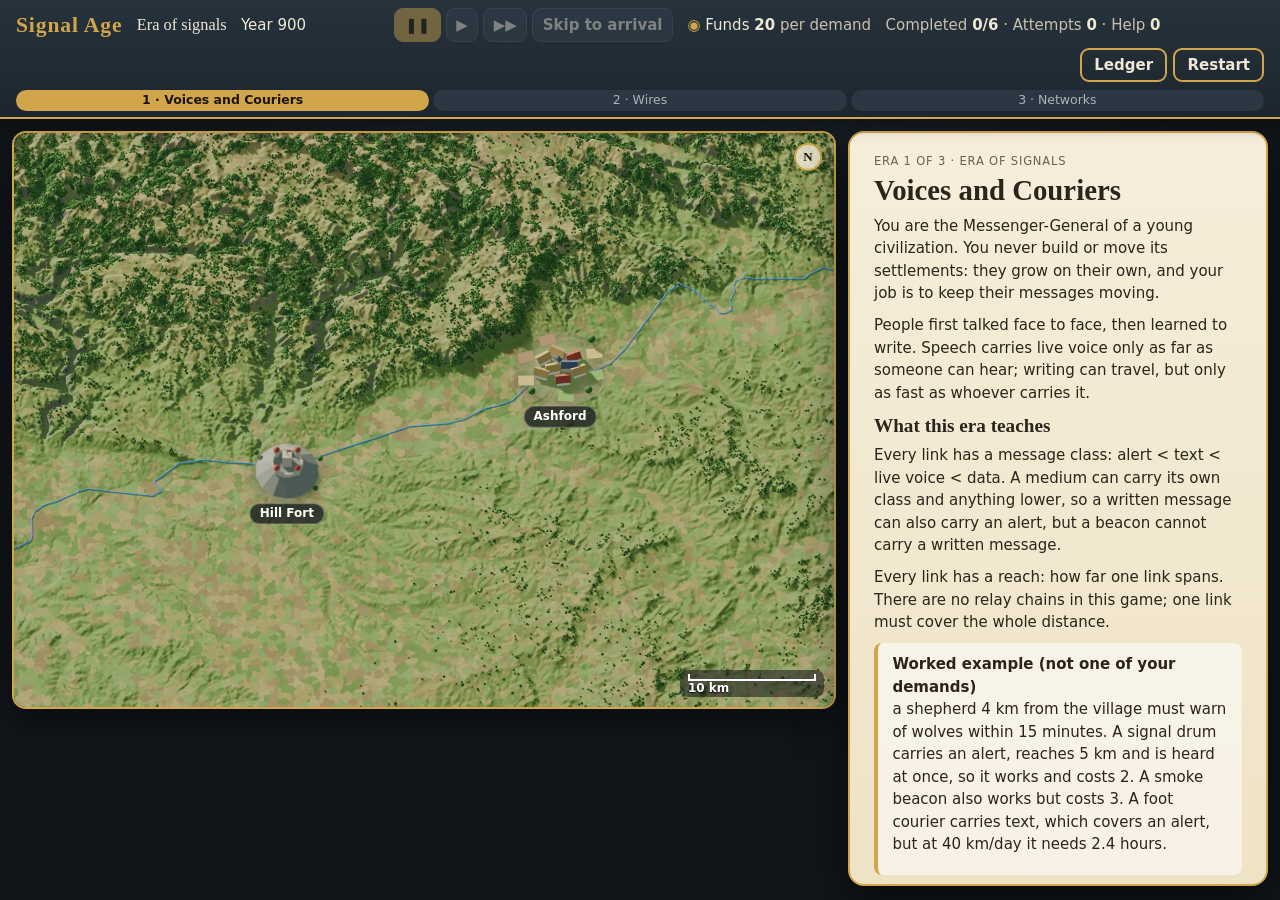
<file: index.html>
<!doctype html>
<html lang="en">
  <head>
    <meta charset="utf-8" />
    <meta name="viewport" content="width=device-width, initial-scale=1" />
    <link rel="icon" href="data:," />
    <title>Signal Age</title>
    <meta name="description" content="Build the communications of a growing civilization on real terrain, from smoke signals to near-gigabit wireless." />
    <link rel="stylesheet" href="style.css" />
    <link rel="preload" as="image" href="assets/maps/l1-r1.webp" />
    <script type="module" src="main.js"></script>
  </head>
  <body data-era="1">
    <a class="skip-link" href="#app">Skip to the game</a>
    <header class="hud" id="hud" aria-label="Game status">
      <p class="brand">Signal Age</p>
    </header>
    <main id="app" tabindex="-1">
      <p class="loading">Loading the civilization…</p>
      <noscript><p>Signal Age needs JavaScript. Serve the folder with <code>python3 -m http.server 8000 --bind 127.0.0.1</code> and open http://127.0.0.1:8000.</p></noscript>
    </main>
    <div id="announcer" class="visually-hidden" role="status" aria-live="polite" aria-atomic="true"></div>
    <dialog id="restart-dialog" aria-labelledby="restart-title" aria-describedby="restart-desc">
      <h2 id="restart-title">Restart the game?</h2>
      <p id="restart-desc">This clears every build, completed demand, attempt and use of help, and returns to the first briefing.</p>
      <div class="actions">
        <button type="button" id="restart-confirm" data-testid="restart-confirm">Restart</button>
        <button type="button" id="restart-cancel" class="secondary" data-testid="restart-cancel">Cancel</button>
      </div>
    </dialog>
    <dialog id="ledger-dialog" class="ledger" aria-labelledby="ledger-title">
      <div class="ledger-head">
        <h2 id="ledger-title">Technology ledger</h2>
        <button type="button" id="ledger-close" class="secondary" data-testid="ledger-close">Close</button>
      </div>
      <div id="ledger-body"></div>
    </dialog>
  </body>
</html>
</file>
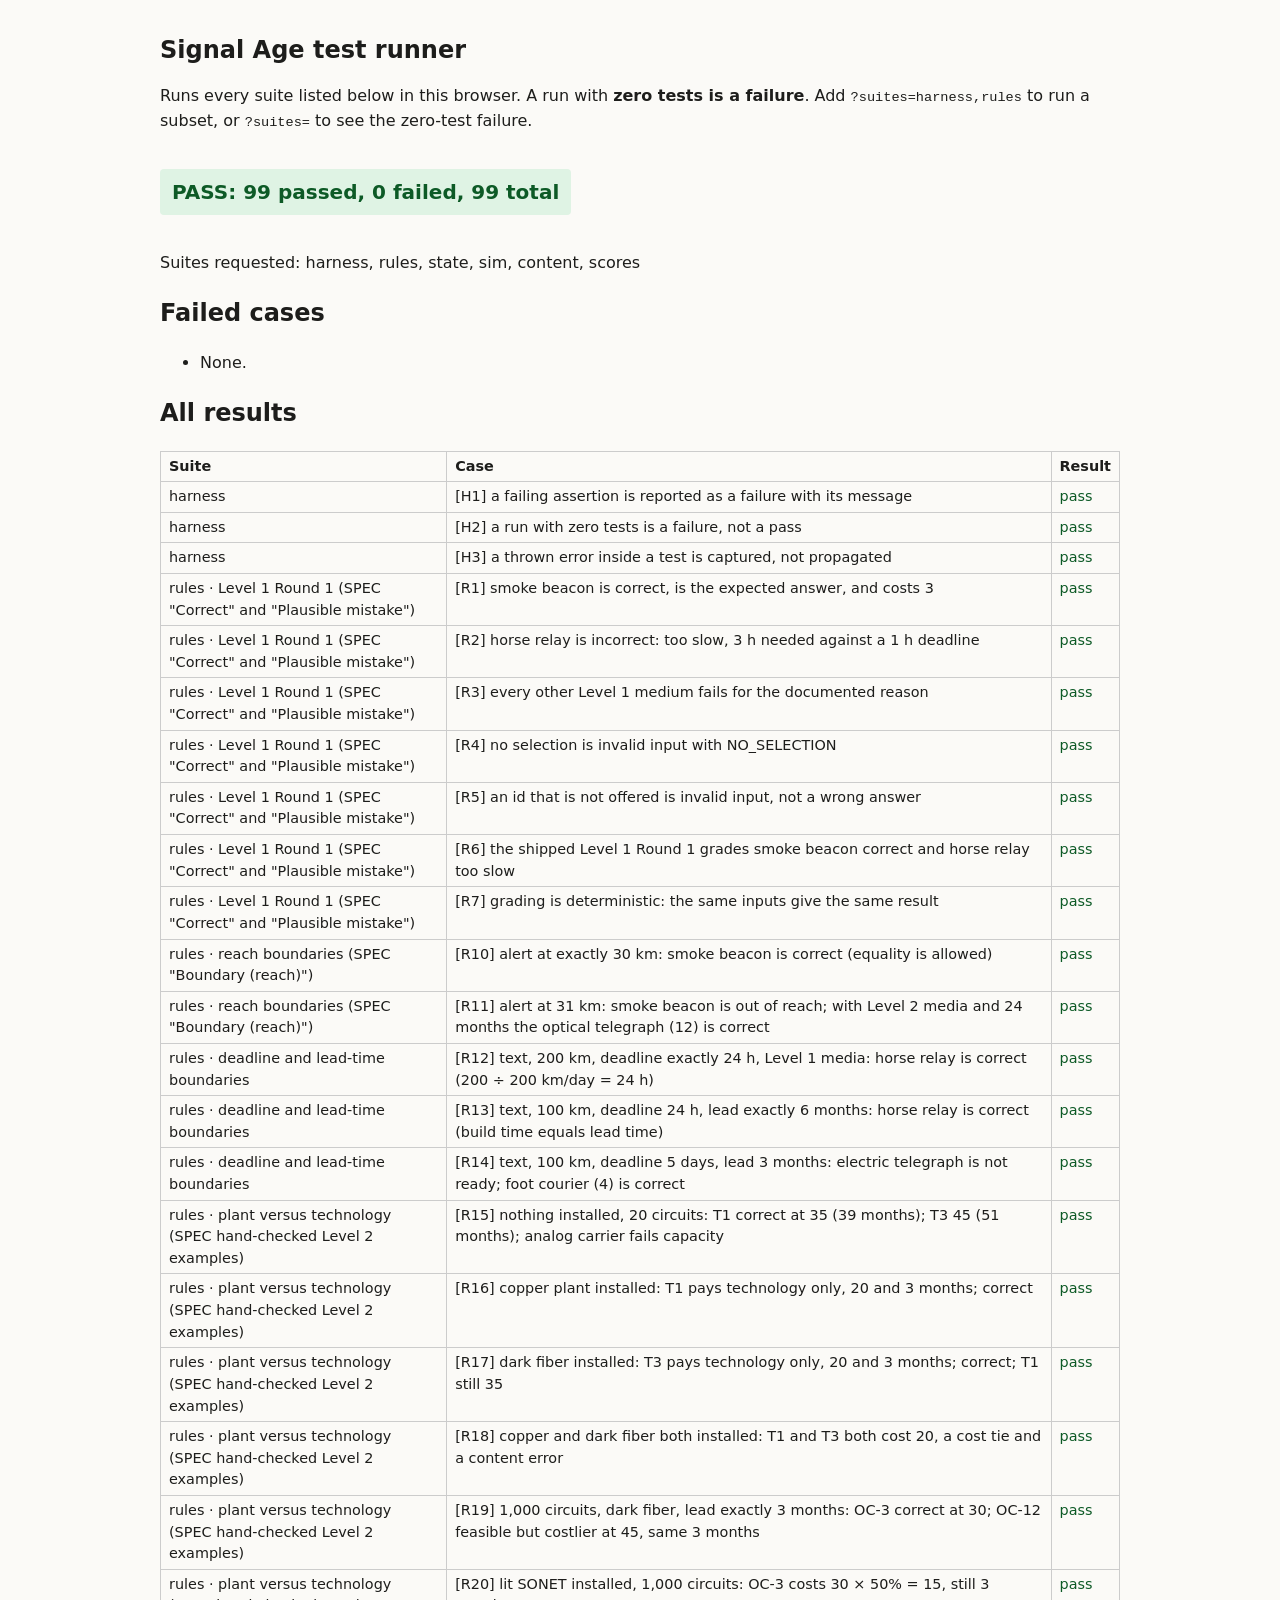
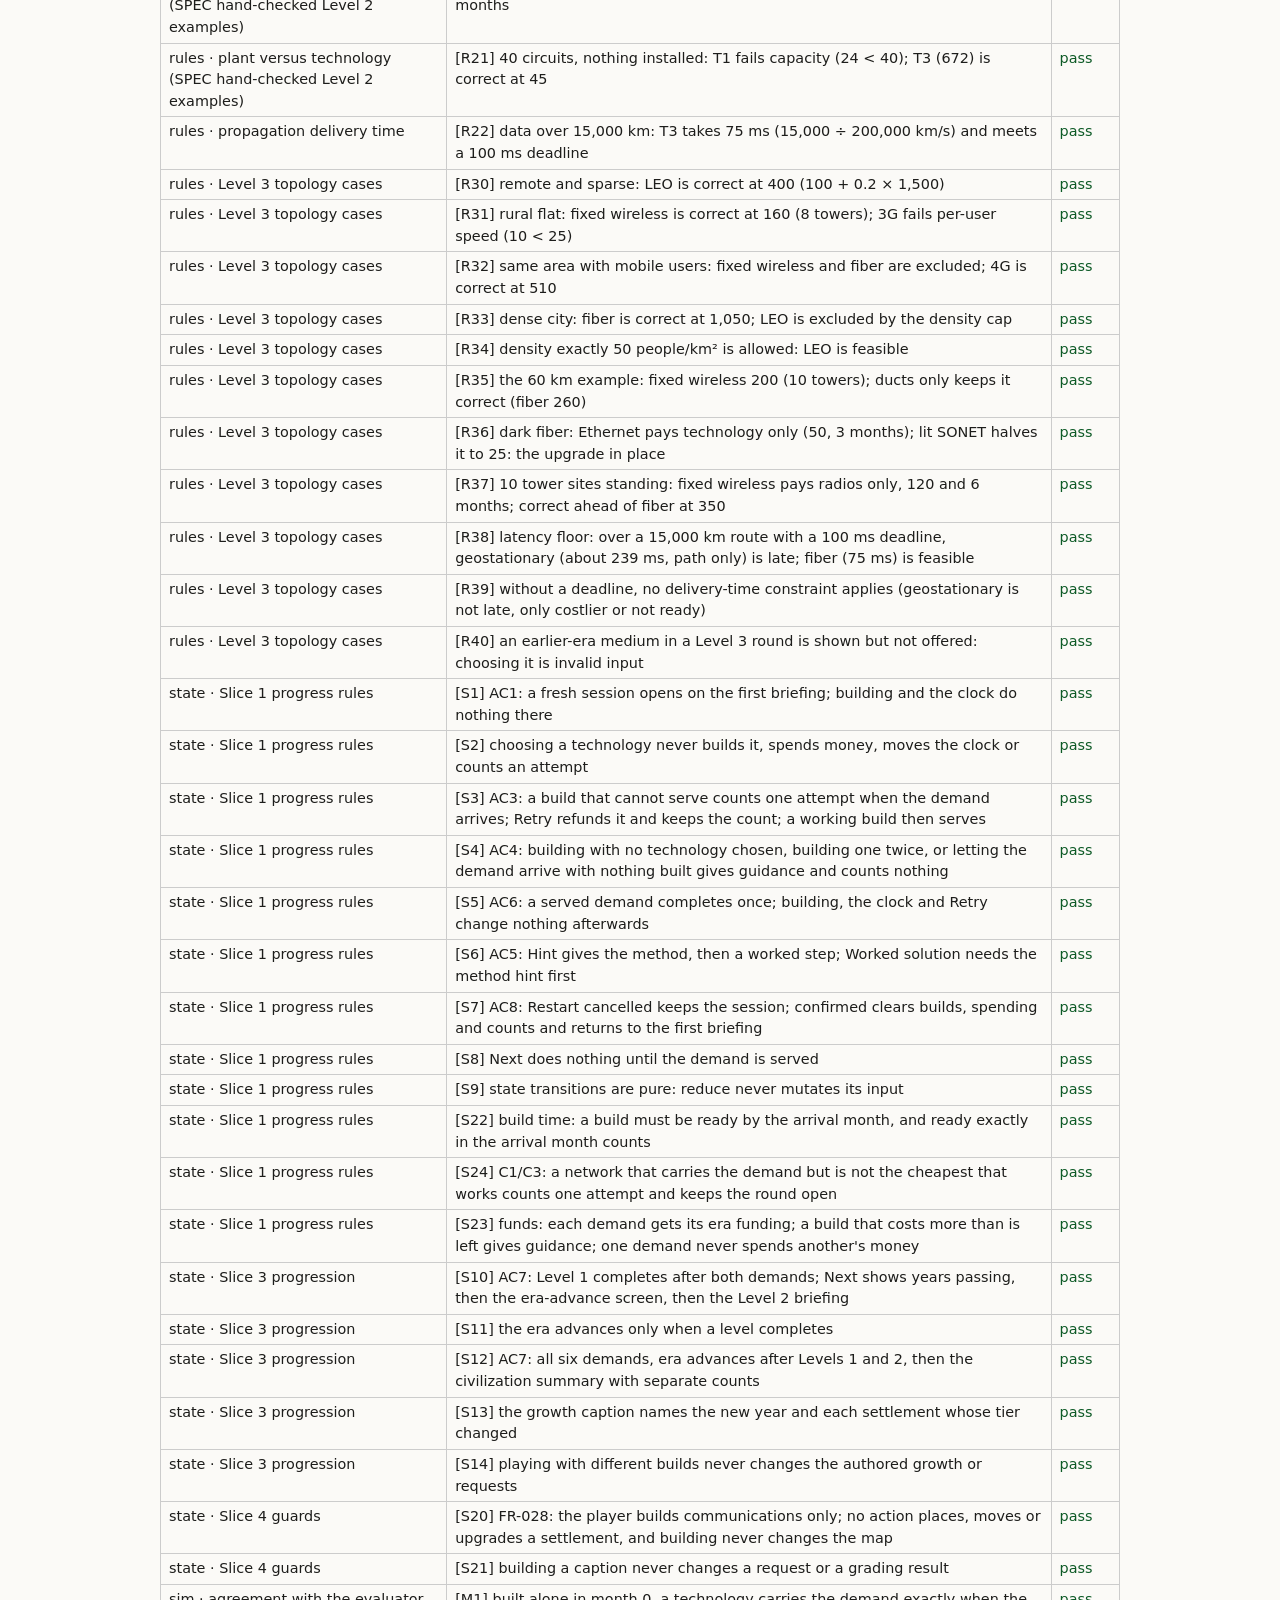
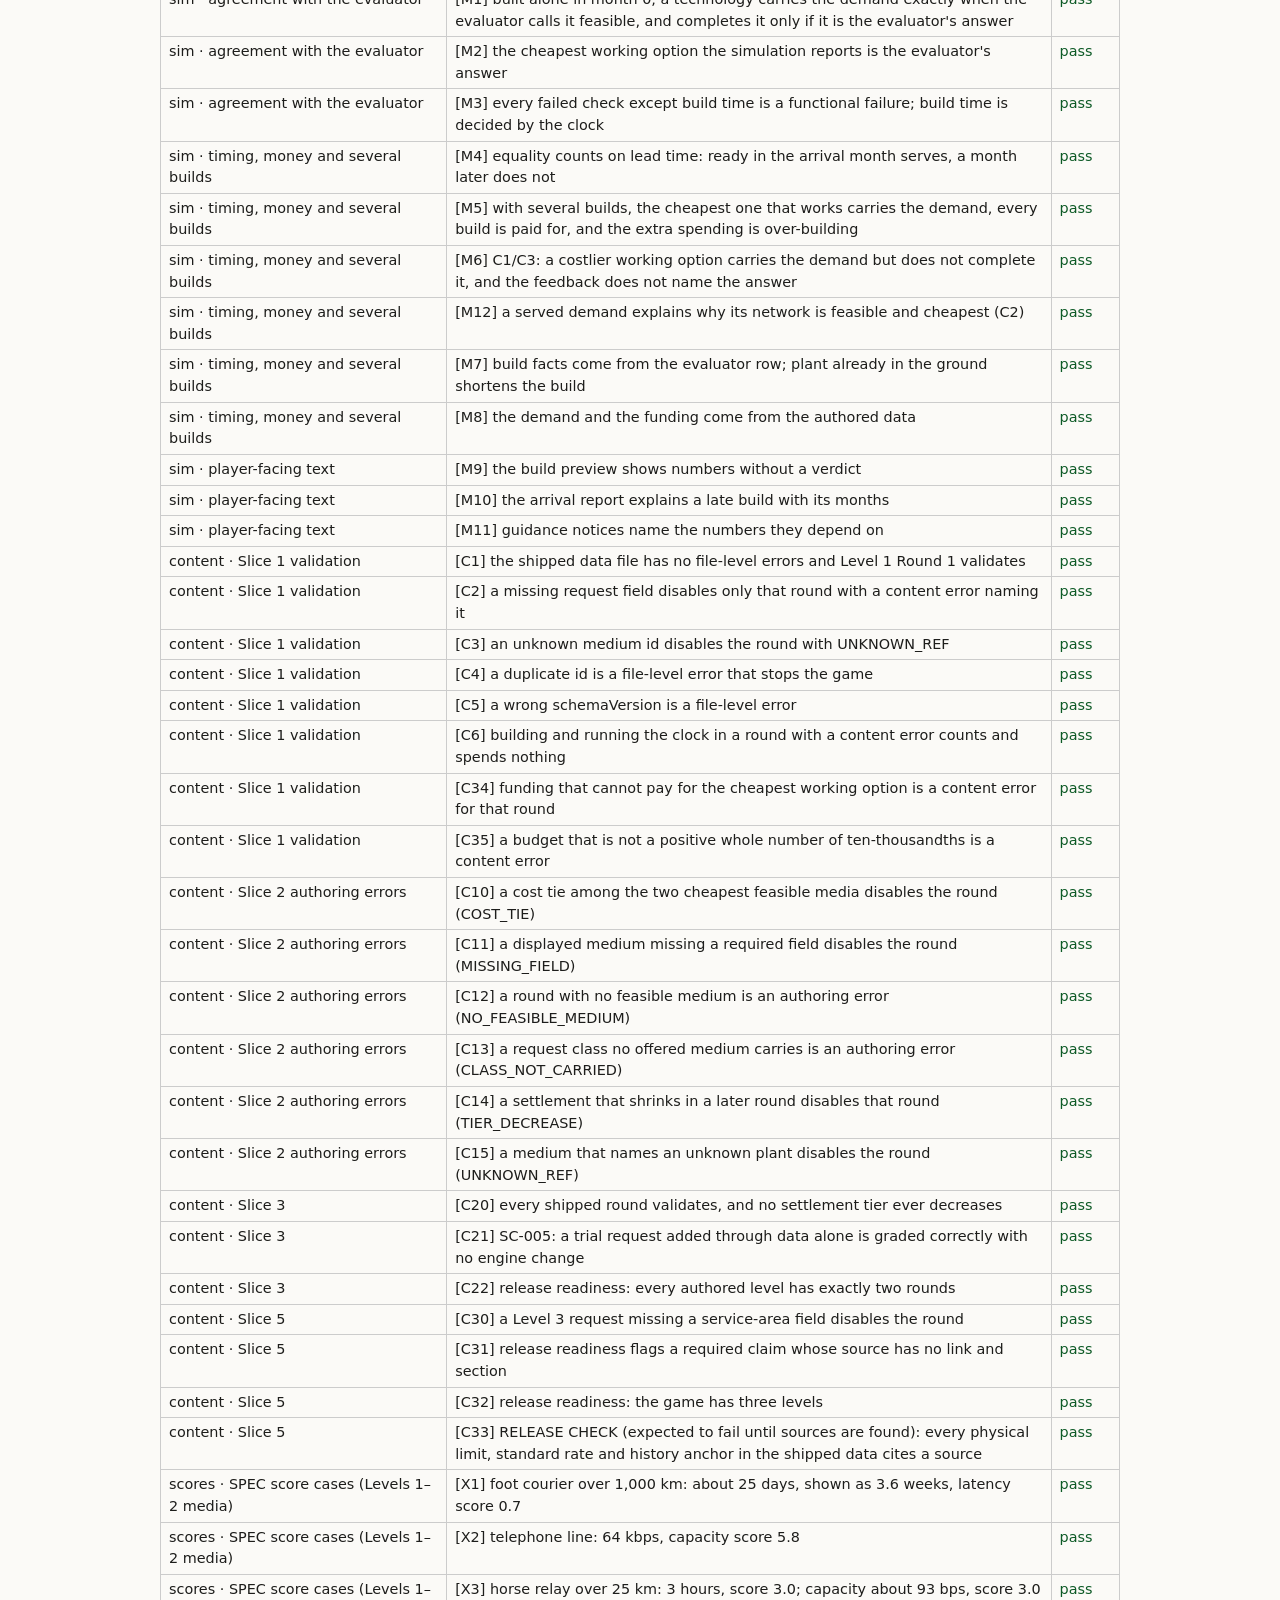
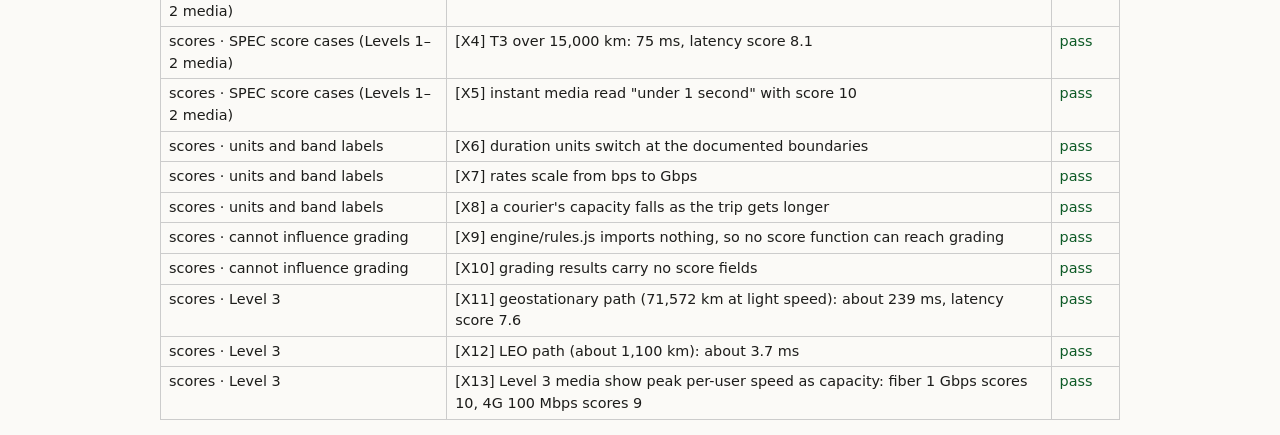
<file: tests/index.html>
<!doctype html>
<html lang="en">
  <head>
    <meta charset="utf-8" />
    <meta name="viewport" content="width=device-width, initial-scale=1" />
    <link rel="icon" href="data:," />
    <title>Signal Age tests</title>
    <style>
      body { font: 16px/1.5 system-ui, sans-serif; margin: 0 auto; max-width: 60rem; padding: 1rem; color: #1d1d1b; background: #fbfaf7; }
      h1 { font-size: 1.5rem; }
      .status { font-size: 1.25rem; font-weight: 700; padding: 0.5rem 0.75rem; border-radius: 0.25rem; display: inline-block; }
      .status.pass { background: #dff3e4; color: #0d5a26; }
      .status.fail { background: #fbe3e1; color: #8a1c12; }
      .status.running { background: #eee; }
      table { border-collapse: collapse; width: 100%; margin-top: 1rem; font-size: 0.9rem; }
      th, td { border: 1px solid #ccc; padding: 0.25rem 0.5rem; text-align: left; vertical-align: top; }
      td.ok { color: #0d5a26; }
      td.bad { color: #8a1c12; font-weight: 700; }
      code { font-size: 0.85rem; }
    </style>
  </head>
  <body data-status="running">
    <main>
      <h1>Signal Age test runner</h1>
      <p>Runs every suite listed below in this browser. A run with <strong>zero tests is a failure</strong>.
        Add <code>?suites=harness,rules</code> to run a subset, or <code>?suites=</code> to see the zero-test failure.</p>
      <p id="status" class="status running" role="status" aria-live="polite">Running…</p>
      <p id="totals"></p>
      <h2>Failed cases</h2>
      <ul id="failed"><li>None yet.</li></ul>
      <h2>All results</h2>
      <table>
        <thead><tr><th scope="col">Suite</th><th scope="col">Case</th><th scope="col">Result</th></tr></thead>
        <tbody id="results"></tbody>
      </table>
    </main>
    <script type="module">
      import { run, summarize } from './harness.js';

      // Explicit suite list: a static page cannot list a directory.
      const ALL_SUITES = ['harness', 'rules', 'state', 'sim', 'content', 'scores'];
      const params = new URLSearchParams(location.search);
      const chosen = params.has('suites')
        ? params.get('suites').split(',').map((s) => s.trim()).filter(Boolean)
        : ALL_SUITES;

      const loadFailures = [];
      for (const name of chosen) {
        try {
          await import(`./${name}.test.js`);
        } catch (error) {
          loadFailures.push({ suite: name, name: `[LOAD] ${name}.test.js could not be loaded`, ok: false, error: String(error && error.message || error) });
        }
      }

      const summary = await run();
      const all = summarize([...loadFailures, ...summary.results]);

      const status = document.getElementById('status');
      status.className = `status ${all.status === 'PASS' ? 'pass' : 'fail'}`;
      status.textContent = all.zeroTests
        ? 'FAIL: zero tests discovered'
        : `${all.status}: ${all.passed} passed, ${all.failed} failed, ${all.total} total`;
      document.getElementById('totals').textContent = `Suites requested: ${chosen.length ? chosen.join(', ') : '(none)'}`;
      document.body.dataset.status = all.status;
      document.body.dataset.total = String(all.total);
      document.body.dataset.failed = String(all.failed);
      document.title = `${all.status} · Signal Age tests`;

      const failed = document.getElementById('failed');
      failed.replaceChildren(...(all.failures.length
        ? all.failures.map((f) => {
            const li = document.createElement('li');
            li.textContent = `${f.suite} › ${f.name}: ${f.error}`;
            return li;
          })
        : [Object.assign(document.createElement('li'), { textContent: all.zeroTests ? 'No tests ran.' : 'None.' })]));

      const body = document.getElementById('results');
      body.replaceChildren(...all.results.map((r) => {
        const tr = document.createElement('tr');
        for (const [text, cls] of [[r.suite, ''], [r.name, ''], [r.ok ? 'pass' : `FAIL: ${r.error}`, r.ok ? 'ok' : 'bad']]) {
          const td = document.createElement('td');
          td.textContent = text;
          if (cls) td.className = cls;
          tr.append(td);
        }
        return tr;
      }));
      window.__testSummary = { status: all.status, total: all.total, passed: all.passed, failed: all.failed,
        failures: all.failures.map((f) => `${f.suite} › ${f.name}: ${f.error}`) };
    </script>
  </body>
</html>
</file>
<file: style.css>
/* Signal Age · game screen. One layout for every era; the accent shifts (brass, copper, signal blue). */

:root {
  --bg: #11161b;
  --hud: #1d262e;
  --hud-2: #26323c;
  --hud-ink: #efe8d6;
  --accent: #d1a64b;
  --accent-ink: #1b1405;
  --paper: #f6eedb;
  --paper-2: #efe3c6;
  --paper-line: #d8c69f;
  --ink: #2a241b;
  --muted: #6b6151;
  --ok: #2c8a45;
  --ok-bg: #e7f4e5;
  --bad: #b23a2b;
  --bad-bg: #fbe8e4;
  --focus: #2b7fff;
  --radius: 12px;
  --serif: 'Palatino Linotype', 'Book Antiqua', Palatino, Georgia, serif;
}
body[data-era='2'] { --accent: #d3874a; }
body[data-era='3'] { --accent: #5ec8f0; --accent-ink: #062030; }

*, *::before, *::after { box-sizing: border-box; }
html, body { margin: 0; }
body {
  font: 15px/1.5 system-ui, -apple-system, 'Segoe UI', sans-serif;
  color: var(--ink);
  background: radial-gradient(1200px 600px at 50% -10%, #23303a 0%, var(--bg) 60%) fixed, var(--bg);
  min-height: 100vh;
}
h1, h2, h3 { font-family: var(--serif); line-height: 1.2; margin: 0 0 0.45rem; }
h1 { font-size: 1.7rem; }
h2 { font-size: 1.2rem; }
h3 { font-size: 1.02rem; margin-top: 0.6rem; }
p { margin: 0 0 0.6rem; }
a { color: #8a5a12; }

:focus-visible { outline: 3px solid var(--focus); outline-offset: 2px; box-shadow: 0 0 0 5px rgb(255 255 255 / 0.65); }

.visually-hidden {
  position: absolute !important; width: 1px; height: 1px; margin: -1px; padding: 0; border: 0;
  overflow: hidden; clip: rect(0 0 0 0); white-space: nowrap;
}
.skip-link { position: absolute; left: 0.5rem; top: -3rem; background: var(--paper); color: var(--ink); padding: 0.5rem 0.75rem; border-radius: 8px; z-index: 50; }
.skip-link:focus { top: 0.5rem; }
.muted { color: var(--muted); }
.small { font-size: 0.86rem; }

button {
  font: inherit; font-weight: 700; cursor: pointer;
  padding: 0.45rem 0.95rem; min-height: 2.5rem; border-radius: 9px;
  border: 2px solid var(--accent); background: var(--accent); color: var(--accent-ink);
}
button.secondary { background: transparent; color: inherit; }
button:disabled { opacity: 0.45; cursor: not-allowed; }
.small-button { min-height: 2.1rem; padding: 0.2rem 0.7rem; font-size: 0.86rem; }

/* ---------- HUD ---------- */
.hud {
  position: sticky; top: 0; z-index: 20;
  display: flex; flex-wrap: wrap; align-items: center; gap: 0.35rem 0.9rem;
  padding: 0.5rem 1rem 0.4rem; color: var(--hud-ink);
  background: linear-gradient(180deg, var(--hud-2), var(--hud));
  border-bottom: 2px solid var(--accent);
  box-shadow: 0 4px 18px rgb(0 0 0 / 0.45);
}
.hud p { margin: 0; }
.brand { font-family: var(--serif); font-size: 1.35rem; font-weight: 700; letter-spacing: 0.04em; color: var(--accent); }
.hud-era { font-family: var(--serif); font-size: 1.02rem; }
.hud-clock { display: flex; flex-wrap: wrap; align-items: center; gap: 0.3rem; }
.hud-clock .date { font-variant-numeric: tabular-nums; margin-right: 0.35rem; min-width: 15ch; }
.clock-btn { background: #33424e; color: var(--hud-ink); border: 1px solid #4b5d6b; min-height: 2.15rem; padding: 0.15rem 0.6rem; }
.clock-btn[aria-pressed='true'] { background: var(--accent); color: var(--accent-ink); border-color: var(--accent); }
.clock-btn.skip { font-weight: 600; }
.hud-money .coin { color: var(--accent); }
.hud-money .muted, .hud-progress { color: #c9c1ad; }
.hud-progress strong { color: var(--hud-ink); }
.hud-actions { display: flex; gap: 0.4rem; margin-left: auto; }
.hud-actions button { color: var(--hud-ink); min-height: 2.15rem; padding: 0.15rem 0.75rem; }
.timeline { flex: 1 1 100%; display: flex; gap: 4px; list-style: none; margin: 0.15rem 0 0; padding: 0; font-size: 0.78rem; }
.timeline li { flex: 1; padding: 1px 8px; border-radius: 999px; background: #2b3843; color: #a9b3ba; text-align: center; }
.timeline li.done { background: #3c4a39; color: #cfe0c2; }
.timeline li.current { background: var(--accent); color: var(--accent-ink); font-weight: 700; }

/* ---------- layout ---------- */
main { display: block; max-width: 2000px; margin: 0 auto; padding: 12px; }
h1[tabindex='-1']:focus, h2[tabindex='-1']:focus, h3[tabindex='-1']:focus, p[tabindex='-1']:focus { outline: none; box-shadow: none; }
main:focus { outline: none; }
.loading { color: var(--hud-ink); }
:root { --hud-h: 88px; --fit-h: calc(100vh - var(--hud-h) - 26px); }
.game { display: grid; grid-template-columns: 214px minmax(0, 1fr) 372px; grid-template-areas: 'tools stage side'; gap: 12px; align-items: start; }
.stage-col { grid-area: stage; display: flex; flex-direction: column; gap: 10px; min-width: 0; }
.stage {
  position: relative; border-radius: 14px; overflow: hidden; background: #0e1a24; width: 100%;
  max-width: calc(var(--fit-h) * 10 / 7); margin: 0 auto;
  border: 2px solid var(--accent); box-shadow: 0 12px 34px rgb(0 0 0 / 0.5), inset 0 0 0 1px rgb(255 255 255 / 0.06);
}
.side { grid-area: side; display: flex; flex-direction: column; gap: 10px; position: sticky; top: calc(var(--hud-h) + 12px); max-height: var(--fit-h); overflow: auto; padding-right: 2px; }

/* ---------- the map ---------- */
.map-wrap { position: relative; width: 100%; aspect-ratio: 10 / 7; overflow: hidden; user-select: none; container-type: inline-size; }
.map-img { position: absolute; inset: 0; width: 100%; height: 100%; object-fit: cover; }
.map-img.fade-out { animation: fade-out 1.8s ease-in forwards; z-index: 1; }
.map-img.fade-in { animation: zoom-in 2.2s ease-out; }
.stage.dim .map-img { filter: brightness(0.94); }
.overlay { position: absolute; inset: 0; width: 100%; height: 100%; pointer-events: none; z-index: 2; }
.overlay-top { z-index: 4; }
.sprites { position: absolute; inset: 0; pointer-events: none; z-index: 3; }
.settlement { position: absolute; margin: 0; transform: translate(-50%, calc(-1 * var(--sprite-origin))); }
.settlement img { display: block; width: 100%; height: auto; filter: drop-shadow(0 3px 4px rgb(0 0 0 / 0.35)); }
.settlement figcaption {
  position: absolute; left: 50%; top: 80%; transform: translateX(-50%); white-space: nowrap;
  font: 700 12px/1.3 system-ui, sans-serif; color: #fff; padding: 2px 9px; border-radius: 999px;
  background: rgb(18 22 26 / 0.74); border: 1px solid rgb(255 255 255 / 0.25);
}
.settlement.label-above figcaption { top: auto; bottom: 86%; }
.animate-growth .settlement.grew img { animation: grow 1.7s cubic-bezier(.2,.8,.2,1.2); }
.animate-growth .settlement.new img { animation: appear 1.5s ease-out; }
.offmap {
  position: absolute; transform: translate(-50%, -50%); white-space: nowrap; font: 700 12px system-ui, sans-serif;
  color: #fff; background: rgb(18 22 26 / 0.8); padding: 3px 10px; border-radius: 999px; border: 1px dashed rgb(255 255 255 / 0.6);
}
.demand-badge {
  position: absolute; z-index: 4; transform: translate(-50%, -205%); white-space: nowrap; pointer-events: none;
  font: 800 12px system-ui, sans-serif; color: var(--accent-ink); background: var(--accent);
  padding: 3px 11px; border-radius: 999px; box-shadow: 0 4px 12px rgb(0 0 0 / 0.4); animation: bob 2.6s ease-in-out infinite;
}
.scale-bar { position: absolute; left: 10px; bottom: 10px; z-index: 5; padding: 4px 8px 2px; border-radius: 8px; background: rgb(18 22 26 / 0.55); }
.scale-bar.br { left: auto; right: 10px; }
.scale-bar.tl { bottom: auto; top: 10px; }
.scale-line { height: 7px; border: 2px solid #fff; border-top: 0; }
.scale-text { font: 700 12px system-ui, sans-serif; color: #fff; text-shadow: 0 1px 2px #000; }
.north {
  position: absolute; right: 12px; top: 10px; z-index: 4; width: 28px; height: 28px; border-radius: 50%;
  display: grid; place-items: center; font: 800 13px var(--serif); color: #1b1405; background: rgb(246 238 219 / 0.85); border: 2px solid var(--accent);
}
button.skip-travel { position: absolute; left: 50%; top: 10px; transform: translateX(-50%); z-index: 6; background: rgb(18 22 26 / 0.85); color: #fff; border-color: rgb(255 255 255 / 0.7); }

/* demand, builds and messages (SVG units: the map is 100 x 70) */
.demand-route { fill: none; stroke: #ffd77a; stroke-width: 0.42; stroke-dasharray: 1.4 1; stroke-linecap: round; animation: march 1.4s linear infinite; }
.demand.lit .demand-route { stroke: #7dff9a; stroke-dasharray: none; animation: none; }
.demand-area { fill: rgb(255 215 122 / 0.12); stroke: #ffd77a; stroke-width: 0.32; stroke-dasharray: 1.2 0.8; animation: pulse 2.4s ease-in-out infinite; }
.demand.lit .demand-area { stroke: #7dff9a; fill: rgb(125 255 154 / 0.12); }
.build-target { fill: transparent; stroke: transparent; stroke-width: 5; pointer-events: all; cursor: crosshair; }
.build-target:hover { stroke: rgb(255 255 255 / 0.16); }
.build { fill: none; stroke-linecap: round; stroke-linejoin: round; }
.build.voice { stroke: #fff; stroke-width: 0.35; stroke-dasharray: 0.25 0.8; }
.build.drum { stroke: #f2a65a; stroke-width: 0.4; stroke-dasharray: 1 0.6; }
.build.beacon { stroke: #ff7a2f; stroke-width: 0.45; stroke-dasharray: 1.6 0.7; }
.build.courier { stroke: #6e4320; stroke-width: 0.5; stroke-dasharray: 0.12 0.9; }
.build.semaphore { stroke: #5f5a52; stroke-width: 0.35; }
.build.wire { stroke: #9a6131; stroke-width: 0.34; }
.build.copper { stroke: #e08c3e; stroke-width: 0.55; }
.build.copper.glow { stroke: #ffb35c; stroke-width: 1.2; opacity: 0.35; filter: url(#map-glow); }
.build.fiber { stroke: #b4f6ff; stroke-width: 0.36; }
.build.fiber.glow { stroke: #2fd0ff; stroke-width: 1.5; opacity: 0.55; filter: url(#map-glow); }
.build.fiber.thin { stroke-width: 0.2; }
.build.construction { stroke: #f4ecd9 !important; stroke-dasharray: 0.7 0.7 !important; opacity: 0.9; animation: march 1s linear infinite; }
.build.glow.construction { display: none; }
.build.legacy, .pole.legacy, .tower-glyph.legacy { opacity: 0.85; }
.build.wire.legacy, .build.courier.legacy { stroke-width: 0.45; }
.pole { stroke: #5b3a1d; stroke-width: 0.22; }
.site-dot { fill: #f6eedb; stroke: #2a241b; stroke-width: 0.2; }
.site-label { font: 700 1.7px system-ui, sans-serif; fill: #fff; paint-order: stroke; stroke: rgb(0 0 0 / 0.7); stroke-width: 0.4; }
.tower-glyph { fill: none; stroke: #3d3a35; stroke-width: 0.26; stroke-linecap: round; }
.tower-glyph.wireless { stroke: #3b2a8c; stroke-width: 0.26; }
.tower-tip { fill: #ff4d6d; stroke: #fff; stroke-width: 0.1; }
.tower-waves { fill: none; stroke: #e9e3ff; stroke-width: 0.18; stroke-linecap: round; }
.signal-ring { fill: none; stroke: rgb(170 140 255 / 0.6); stroke-width: 0.14; animation: ripple 2.2s ease-out infinite; transform-box: fill-box; transform-origin: center; }
.flame { fill: #ff8a2a; stroke: #ffd36b; stroke-width: 0.12; animation: flicker 0.9s ease-in-out infinite alternate; transform-box: fill-box; transform-origin: bottom; }
.drum-glyph { fill: #8a3b2a; stroke: #f2d3a0; stroke-width: 0.15; }
.progress-label { font: 700 2.1px system-ui, sans-serif; fill: #fff; paint-order: stroke; stroke: rgb(0 0 0 / 0.65); stroke-width: 0.45; }
.satellite-beam { fill: none; stroke: #ffe08a; stroke-width: 0.3; stroke-dasharray: 1 0.7; animation: march 1.6s linear infinite; }
.sat-panel { stroke: #59b8ff; stroke-width: 0.9; }
.sat-body { fill: #f3f3f3; stroke: #2b2b2b; stroke-width: 0.15; }
.sat-footprint { fill: rgb(255 224 138 / 0.13); stroke: rgb(255 224 138 / 0.55); stroke-width: 0.2; }
.message-dot { stroke: #1a1a1a; stroke-width: 0.25; }
.message-dot.on-time { fill: #6dff8e; }
.message-dot.late { fill: #ff5d4d; }
.message-dot.stopped { fill: #c9c9c9; }
.deadline-flag line { stroke: #ff5d4d; stroke-width: 0.25; }
.deadline-flag path { fill: #ff5d4d; }
.arrival-ring { fill: none; stroke-width: 0.6; }
.arrival-ring.on-time { stroke: #6dff8e; }
.arrival-ring.stopped { stroke: #ff5d4d; }
.arrival-ring.animating { animation: ring 1.5s ease-out; transform-box: fill-box; transform-origin: center; }

/* ---------- build menu ---------- */
.toolbar {
  grid-area: tools; position: sticky; top: calc(var(--hud-h) + 12px); max-height: var(--fit-h); overflow: auto;
  background: linear-gradient(180deg, #24303a, #1b242c); border: 1px solid #3a4955; border-radius: 14px; padding: 8px;
  box-shadow: 0 8px 22px rgb(0 0 0 / 0.4);
}
.toolbar::before { content: 'Build menu'; display: block; font: 700 0.95rem var(--serif); color: var(--accent); margin: 2px 4px 8px; }
.toolbar ul { list-style: none; margin: 0; padding: 0; display: grid; grid-template-columns: 1fr; gap: 6px; }
.tool {
  width: 100%; height: 100%; display: grid; grid-template-columns: 34px 1fr; grid-template-areas: 'icon name' 'icon line' 'icon cost';
  column-gap: 8px; text-align: left; align-items: center; padding: 6px 8px; min-height: 62px;
  background: #2a3843; color: #f1ead8; border: 1px solid #44566a; border-radius: 11px; font-weight: 600;
}
.tool:hover { background: #324452; }
.tool[aria-pressed='true'] { border-color: var(--accent); box-shadow: 0 0 0 2px var(--accent) inset; background: #33485a; }
.tool.built { border-style: dashed; }
.tool .icon { grid-area: icon; color: var(--accent); width: 34px; height: 34px; }
.tool .icon svg, .tool-title .icon svg, .builds-card .icon svg, .unlocks .icon svg { width: 100%; height: 100%; display: block; }
.tool-name { grid-area: name; font-size: 0.9rem; line-height: 1.15; }
.tool-line { grid-area: line; font-size: 0.74rem; font-weight: 500; color: #b9c3ca; line-height: 1.2; }
.tool-cost { grid-area: cost; font-size: 0.76rem; color: var(--hud-ink); font-weight: 800; }

/* ---------- side panel cards ---------- */
.card {
  background: linear-gradient(180deg, var(--paper), var(--paper-2)); color: var(--ink);
  border: 1px solid var(--paper-line); border-radius: var(--radius); padding: 12px 14px; box-shadow: 0 6px 18px rgb(0 0 0 / 0.28);
}
.card h2 { font-size: 1.12rem; }
.eyebrow { text-transform: uppercase; letter-spacing: 0.07em; font-size: 0.72rem; color: var(--muted); margin-bottom: 0.15rem; }
.story { font-style: italic; }
.facts { display: grid; grid-template-columns: max-content 1fr; gap: 0.15rem 0.7rem; margin: 0.3rem 0 0; font-size: 0.9rem; }
.facts dt { color: var(--muted); }
.facts dd { margin: 0; font-weight: 600; }
.countdown { margin: 0.35rem 0 0.4rem; }
.countdown p { margin: 0.3rem 0 0; font-size: 0.9rem; }
.countdown-bar { height: 9px; border-radius: 999px; background: #e2d4b2; overflow: hidden; }
.countdown-bar span { display: block; height: 100%; background: linear-gradient(90deg, #b88a2c, var(--accent)); }
.notice { background: #fff3c4; color: #3a2f12; border-left: 5px solid #c99a1a; border-radius: 10px; padding: 9px 12px; margin: 0; font-weight: 600; }
.tool-title { display: flex; align-items: center; gap: 8px; }
.tool-title .icon { width: 30px; height: 30px; color: #8a5a12; flex: none; }
.tool-card .summary { font-size: 0.9rem; color: var(--muted); }
.scores { display: grid; gap: 4px; margin: 0.5rem 0; }
.score-chip { display: grid; grid-template-columns: 4.8rem 1fr; grid-template-areas: 'label value' 'bar num'; gap: 0 8px; margin: 0; font-size: 0.82rem; align-items: center; }
.score-chip .label { grid-area: label; color: var(--muted); }
.score-chip .value { grid-area: value; font-weight: 700; }
.score-chip .bar { grid-area: bar; height: 6px; border-radius: 999px; background: #e0d3b2; overflow: hidden; }
.score-chip .bar > span { display: block; height: 100%; background: #8a5a12; }
.score-chip .num { grid-area: num; color: var(--muted); }
.build-btn { width: 100%; margin-top: 0.3rem; font-size: 1.02rem; }
.builds-card ul { list-style: none; margin: 0; padding: 0; display: grid; gap: 6px; font-size: 0.88rem; }
.builds-card li { display: flex; gap: 8px; align-items: flex-start; }
.builds-card .icon { width: 22px; height: 22px; color: #8a5a12; flex: none; }
.report.served { background: var(--ok-bg); border-left: 6px solid var(--ok); }
.report.unserved { background: var(--bad-bg); border-left: 6px solid var(--bad); }
.report.overbuilt { background: #fff3d1; border-left: 6px solid #b7791f; }
.report.overbuilt .mark { color: #8a5a12; }
.report .mark { font-weight: 900; }
.report.served .mark { color: var(--ok); }
.report.unserved .mark { color: var(--bad); }
.efficiency { font-weight: 600; }
.actions { display: flex; flex-wrap: wrap; gap: 0.5rem; align-items: center; margin-top: 0.5rem; }
.card button.secondary, .overlay-card button.secondary { color: #6b4710; border-color: #b8913f; }
.steps { padding-left: 1.2rem; font-size: 0.9rem; }
.map-details summary { cursor: pointer; font-weight: 700; }
.text-equivalent { padding-left: 1.1rem; margin: 0.4rem 0 0; font-size: 0.88rem; }

/* ---------- overlays ---------- */
.game.overlay-screen { grid-template-columns: minmax(0, 1fr) 420px; grid-template-areas: 'stage side'; }
.overlay-card-wrap { grid-area: side; position: sticky; top: calc(var(--hud-h) + 12px); }
.overlay-card {
  width: 100%; max-height: var(--fit-h); overflow: auto;
  background: linear-gradient(180deg, var(--paper), var(--paper-2)); color: var(--ink);
  border: 2px solid var(--accent); border-radius: 16px; padding: 20px 24px; box-shadow: 0 20px 50px rgb(0 0 0 / 0.55);
}
.overlay-card h1 { font-size: 1.8rem; }
.example { margin: 0.6rem 0; padding: 0.6rem 0.9rem; border-left: 4px solid var(--accent); background: rgb(255 255 255 / 0.55); border-radius: 8px; }
.example figcaption { font-weight: 700; }
.how { background: rgb(255 255 255 / 0.5); border-radius: 8px; padding: 0.5rem 0.8rem; }
.note { color: var(--muted); font-style: italic; }
.years { font: 700 3.2rem/1 var(--serif); color: #8a5a12; margin: 0.2rem 0 0.6rem; font-variant-numeric: tabular-nums; }

.unlocks { list-style: none; padding: 0; display: grid; grid-template-columns: repeat(auto-fill, minmax(190px, 1fr)); gap: 6px; }
.unlocks li { display: flex; align-items: center; gap: 8px; font-weight: 600; }
.unlocks .icon { width: 24px; height: 24px; color: #8a5a12; flex: none; }
.interim { font-weight: 700; color: var(--bad); }
table { border-collapse: collapse; width: 100%; font-size: 0.88rem; }
caption { text-align: left; padding: 0.4rem 0.5rem; color: var(--muted); font-size: 0.84rem; }
th, td { padding: 0.35rem 0.5rem; border-bottom: 1px solid var(--paper-line); text-align: left; vertical-align: top; }
thead th { background: rgb(255 255 255 / 0.45); white-space: nowrap; }
tbody th { white-space: nowrap; }
.compare th, .compare td { white-space: normal; padding: 0.3rem 0.35rem; font-size: 0.85rem; }

/* ---------- dialogs ---------- */
dialog { border: 2px solid var(--accent); border-radius: 14px; padding: 1rem 1.25rem; max-width: 28rem; background: var(--paper); color: var(--ink); }
dialog::backdrop { background: rgb(0 0 0 / 0.55); }
dialog.ledger { max-width: min(1250px, 96vw); width: 96vw; max-height: 90vh; }
.ledger-head { display: flex; justify-content: space-between; align-items: center; gap: 1rem; margin-bottom: 0.5rem; }
dialog button.secondary { color: #6b4710; border-color: #b8913f; }
.table-wrap { overflow-x: auto; max-width: 100%; border: 1px solid var(--paper-line); border-radius: 10px; }
tr.comparison { color: var(--muted); }
.tag { display: inline-block; margin-left: 0.4rem; font-size: 0.72rem; border: 1px solid var(--paper-line); border-radius: 1rem; padding: 0 0.4rem; }
.split { color: var(--muted); font-size: 0.78rem; white-space: nowrap; }
.provenance { font-size: 0.78rem; color: var(--muted); min-width: 9rem; }
.metric { min-width: 8.5rem; }
.metric .value { display: block; font-weight: 700; }
.metric .score { display: flex; align-items: center; gap: 0.35rem; font-size: 0.78rem; }
.metric .bar { display: inline-block; width: 3rem; height: 0.45rem; background: #e0d3b2; border-radius: 1rem; overflow: hidden; }
.metric .bar > span { display: block; height: 100%; background: #8a5a12; }
.metric .band { color: var(--muted); }
.load-error { max-width: 46rem; margin: 2rem auto; }

/* ---------- animation ---------- */
@keyframes march { to { stroke-dashoffset: -4.8; } }
@keyframes pulse { 50% { fill: rgb(255 215 122 / 0.2); } }
@keyframes bob { 50% { transform: translate(-50%, -225%); } }
@keyframes fade-out { to { opacity: 0; } }
@keyframes zoom-in { from { transform: scale(1.06); } to { transform: scale(1); } }
@keyframes grow { from { transform: scale(0.55); opacity: 0.6; } to { transform: scale(1); opacity: 1; } }
@keyframes appear { from { transform: scale(0.2); opacity: 0; } to { transform: scale(1); opacity: 1; } }
@keyframes ripple { from { transform: scale(0.3); opacity: 1; } to { transform: scale(1.6); opacity: 0; } }
@keyframes flicker { from { transform: scaleY(0.9); } to { transform: scaleY(1.12); } }
@keyframes ring { from { transform: scale(0.25); } to { transform: scale(1); } }

@media (prefers-reduced-motion: reduce) {
  *, *::before, *::after { animation: none !important; transition: none !important; scroll-behavior: auto !important; }
}

/* ---------- narrow windows ---------- */
@media (max-width: 1150px) {
  .game, .game.overlay-screen { grid-template-columns: minmax(0, 1fr); grid-template-areas: 'stage' 'tools' 'side'; }
  .overlay-card-wrap { position: static; }
  .toolbar, .side { position: static; max-height: none; overflow: visible; }
  .toolbar ul { grid-template-columns: repeat(auto-fill, minmax(168px, 1fr)); }
  .stage { max-width: none; }
  .hud-actions { margin-left: 0; }
}
@media (max-width: 720px) {
  main { padding: 8px; }
  .hud { gap: 0.3rem 0.7rem; }
  .overlay-card { max-height: none; }
  .settlement figcaption { font-size: 10px; padding: 1px 6px; }
  .demand-badge { font-size: 10px; }
  .toolbar ul { grid-template-columns: repeat(auto-fill, minmax(140px, 1fr)); }
}
</file>
